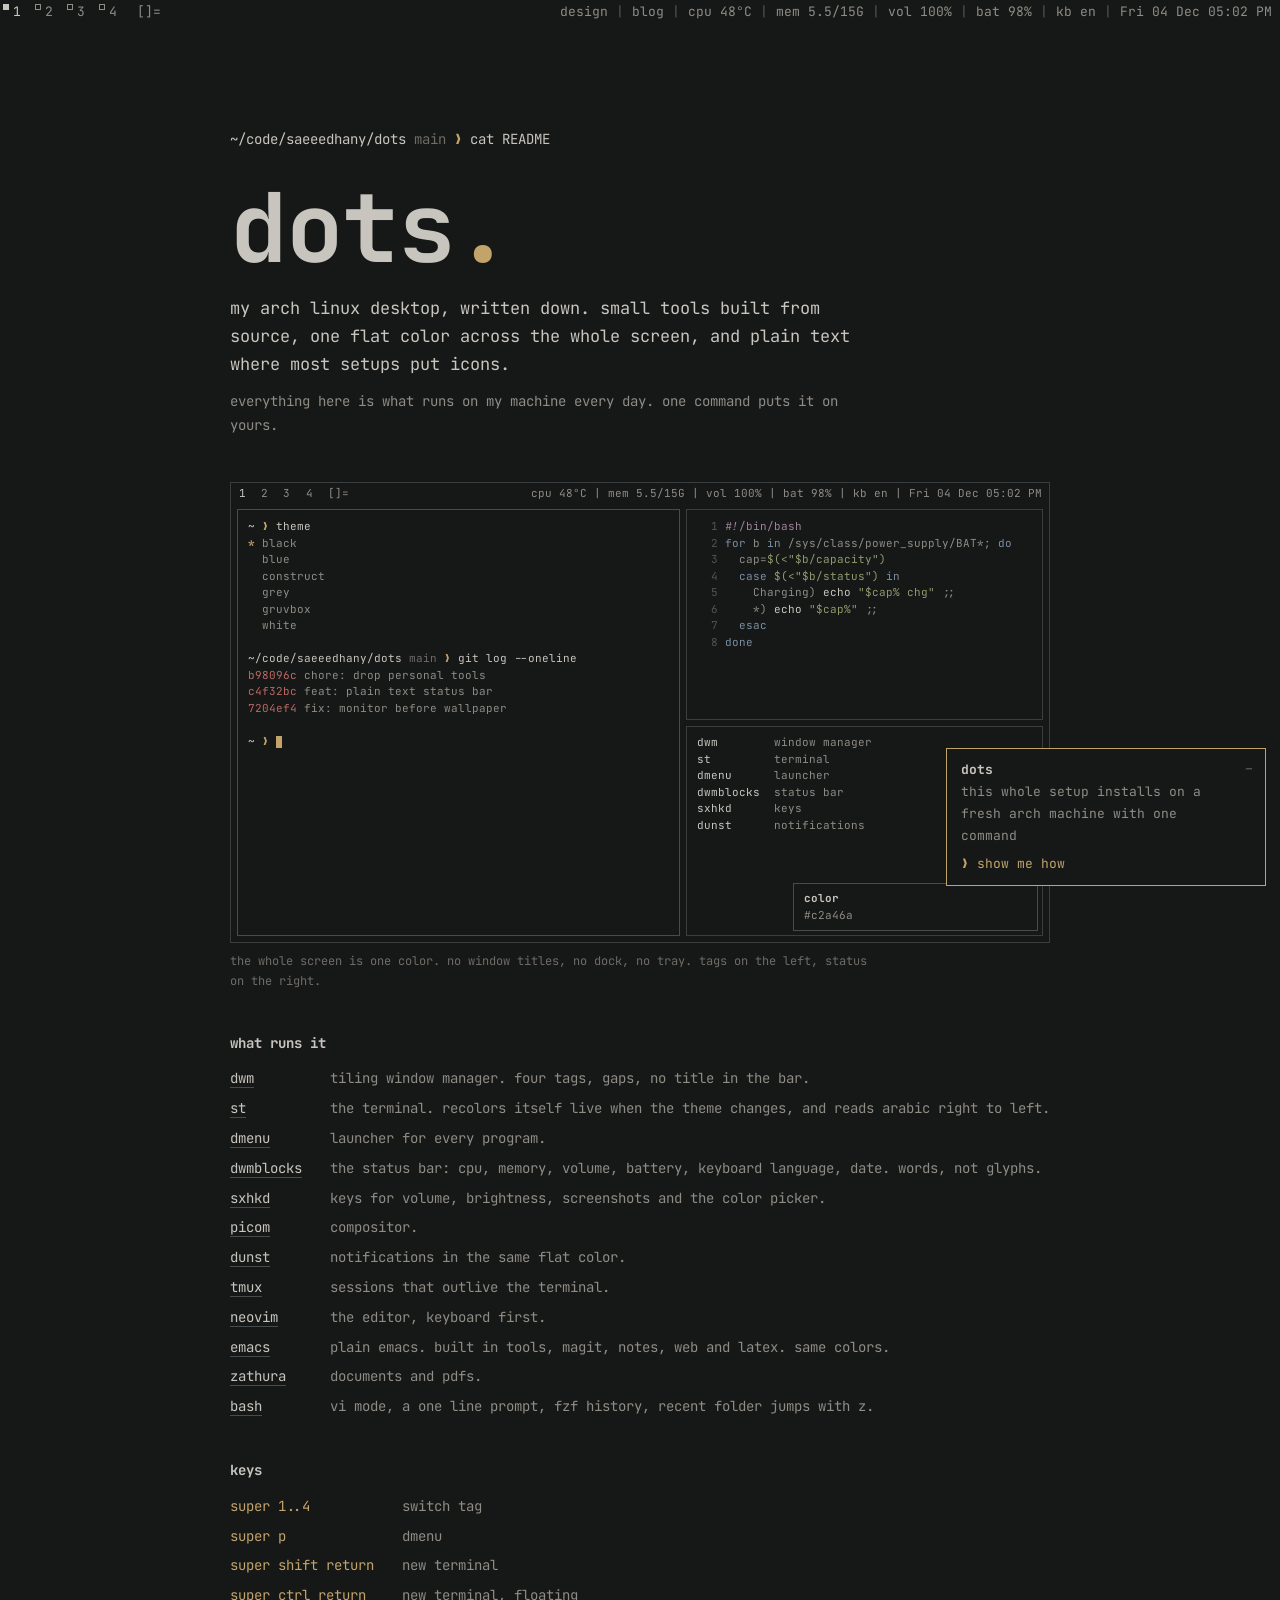
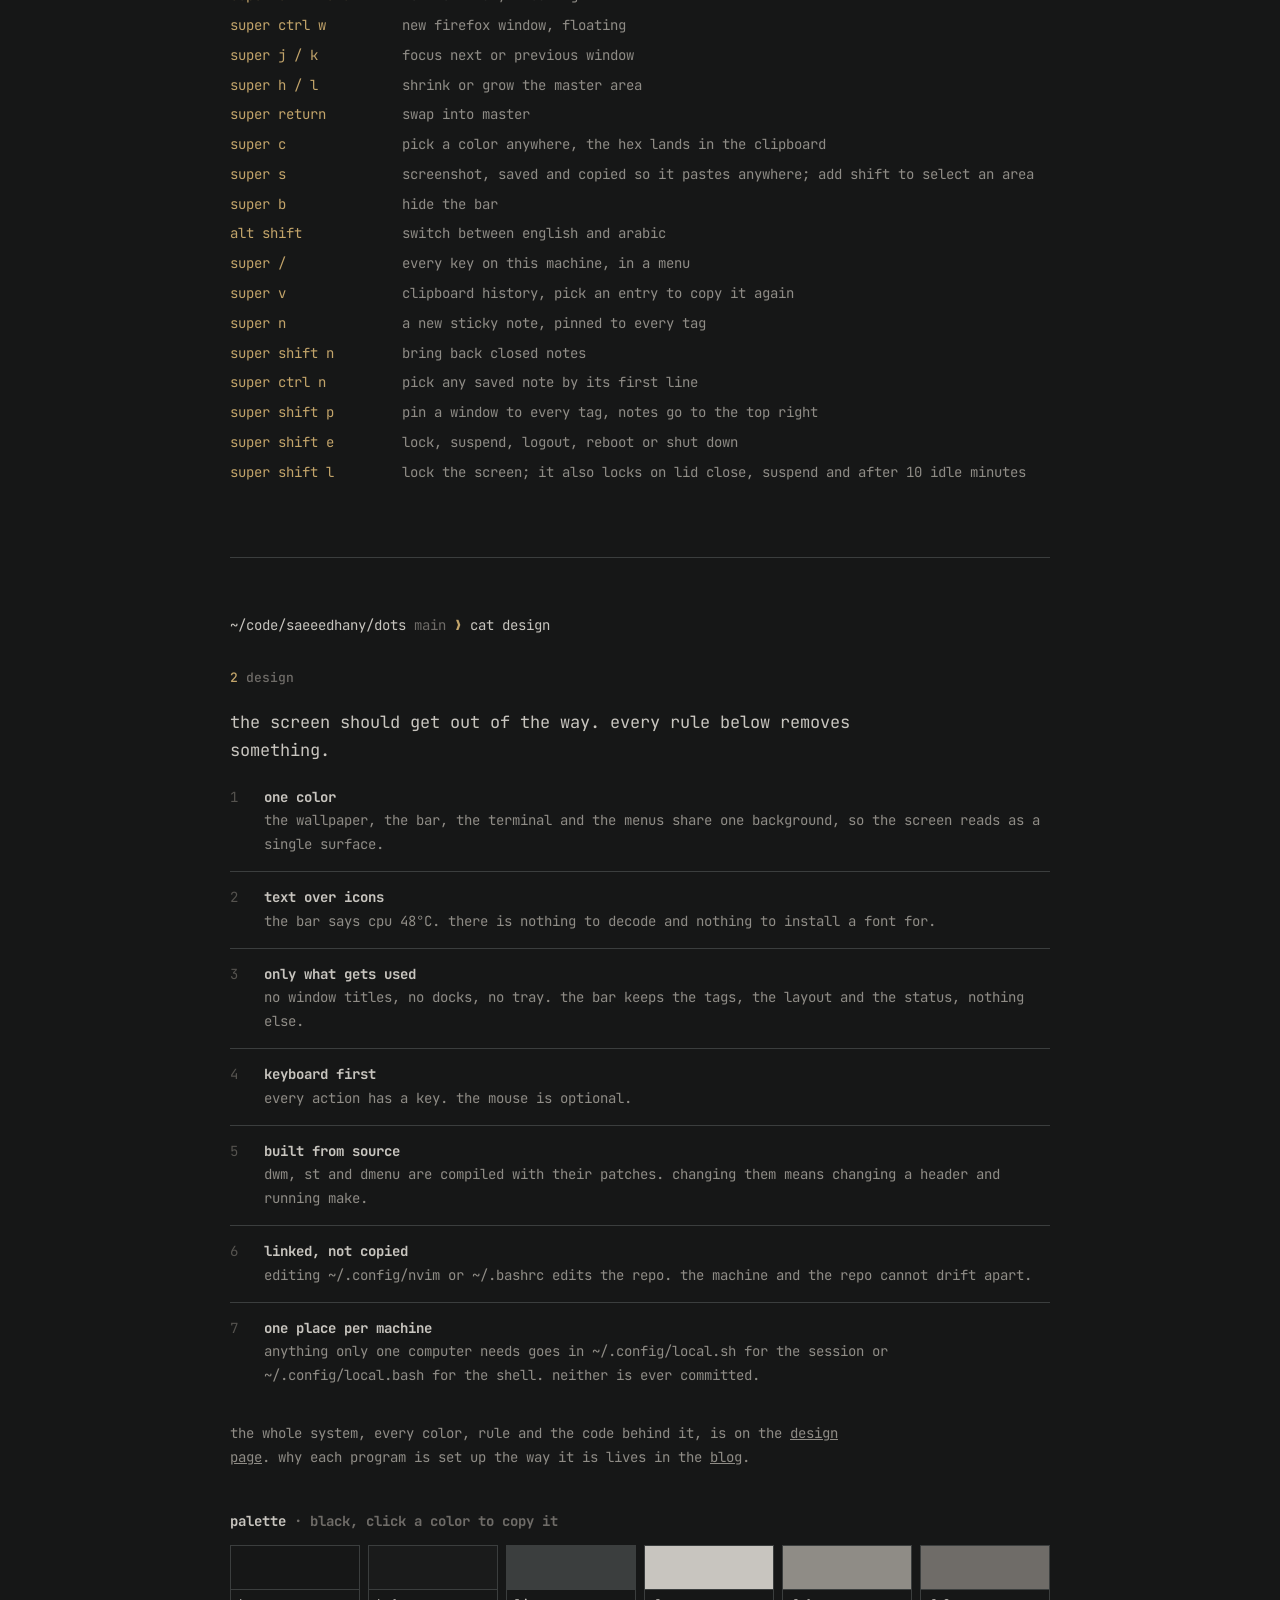
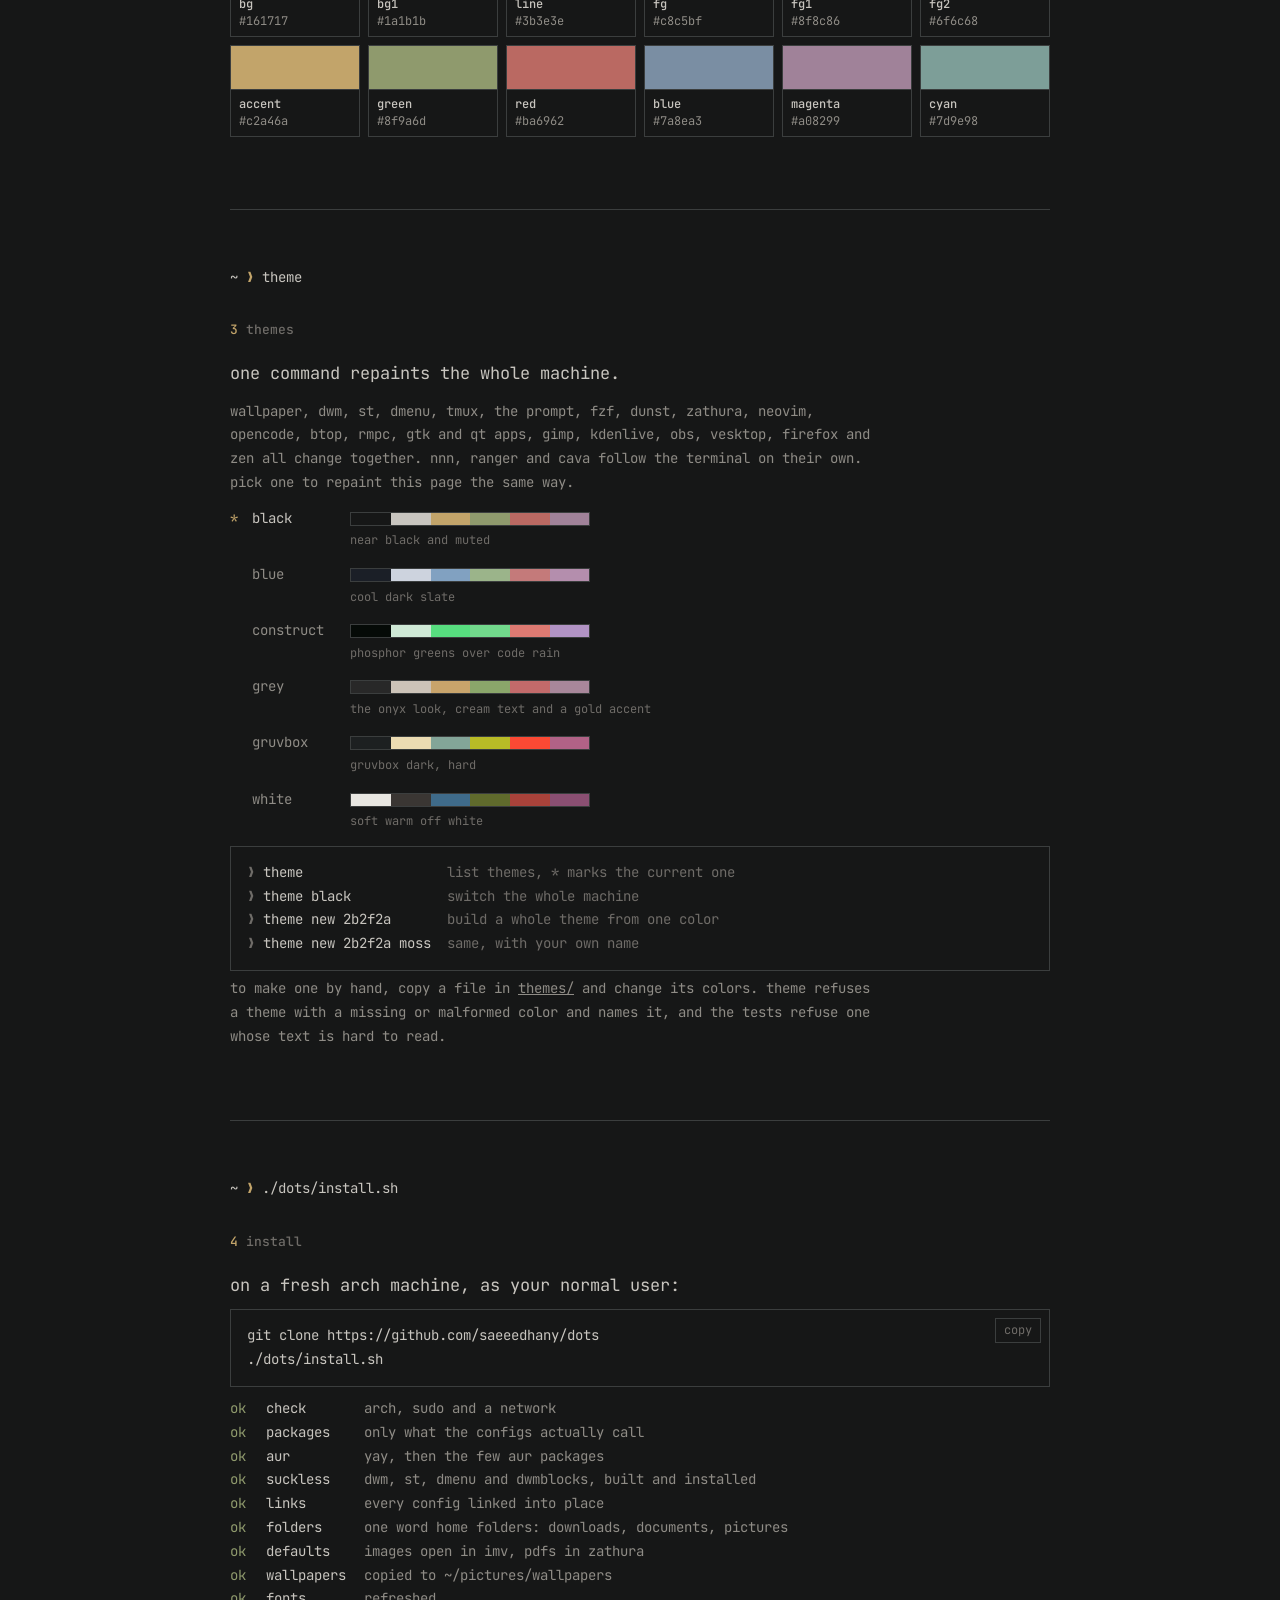
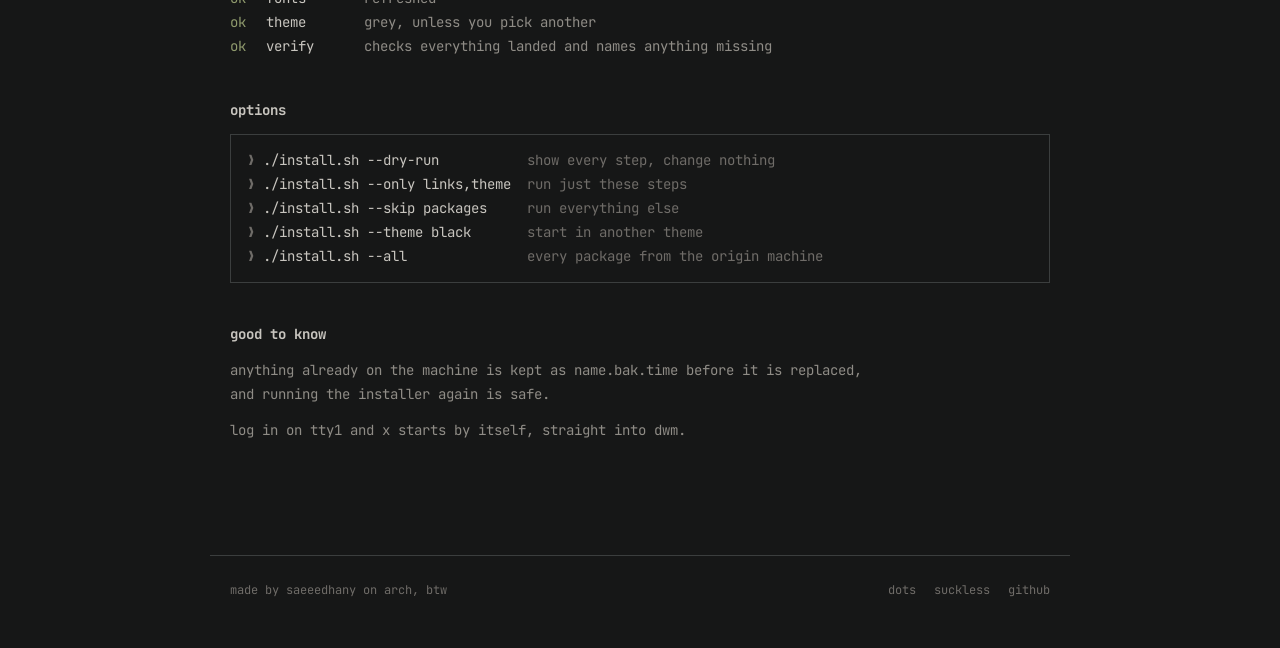
<file: index.html>
<!DOCTYPE html>
<html lang="en" data-theme="black">
<head>
<meta charset="UTF-8">
<meta name="viewport" content="width=device-width, initial-scale=1.0">
<title>dots</title>
<meta name="description" content="saeeedhany's arch linux desktop: dwm, st and dmenu built from source, one flat color, text instead of icons, and one command to install it.">
<link rel="preconnect" href="https://fonts.googleapis.com">
<link rel="preconnect" href="https://fonts.gstatic.com" crossorigin>
<link href="https://fonts.googleapis.com/css2?family=JetBrains+Mono:wght@400;500;700&display=swap" rel="stylesheet">
<link rel="stylesheet" href="site.css">
<script src="site.js"></script>
</head>
<body>

<header class="bar">
  <nav class="tags" aria-label="sections">
    <a class="tag sel" href="#dots">1</a>
    <a class="tag" href="#design">2</a>
    <a class="tag" href="#themes">3</a>
    <a class="tag" href="#install">4</a>
    <span class="layout">[]=</span>
  </nav>
  <div class="status">
    <a href="design.html">design</a> <span class="sep">|</span> <a href="blog/">blog</a><span class="hide" aria-hidden="true"> <span class="sep">|</span> cpu 48°C <span class="sep">|</span> mem 5.5/15G <span class="sep">|</span> vol 100% <span class="sep">|</span> bat 98% <span class="sep">|</span> kb en <span class="sep">|</span> <span id="clock">Tue 20 Oct 10:12 PM</span></span>
  </div>
</header>

<main>

<section id="dots">
  <div class="prompt"><span class="p">~/code/saeeedhany/dots</span><span class="b"> main</span> <span class="a">❯</span> <span class="c">cat README</span></div>

  <h1>dots<span>.</span></h1>
  <p class="lead">my arch linux desktop, written down. small tools built from source, one flat color across the whole screen, and plain text where most setups put icons.</p>
  <p>everything here is what runs on my machine every day. one command puts it on yours.</p>

  <div class="screen" aria-label="a sketch of the desktop: the dwm bar on top and three tiled terminals">
    <div class="sbar"><span><span class="t sel">1</span><span class="t">2</span><span class="t">3</span><span class="t">4</span><span class="t">[]=</span></span><span>cpu 48°C | mem 5.5/15G | vol 100% | bat 98% | kb en | <span class="sclock">Tue 20 Oct 10:12 PM</span></span></div>
    <div class="tiles">
      <div class="win master"><span class="f">~</span> <span class="u">❯</span> <span class="f">theme</span>
<span class="screen-themes"></span>

<span class="f">~/code/saeeedhany/dots</span><span class="d"> main</span> <span class="u">❯</span> <span class="f">git log --oneline</span>
<span class="r">b98096c</span> chore: drop personal tools
<span class="r">c4f32bc</span> feat: plain text status bar
<span class="r">7204ef4</span> fix: monitor before wallpaper

<span class="f">~</span> <span class="u">❯</span> <span class="cursor"></span></div>
      <div class="win"><span class="n">  1 </span><span class="m">#!/bin/bash</span>
<span class="n">  2 </span><span class="b">for</span> b <span class="b">in</span> /sys/class/power_supply/BAT*; <span class="b">do</span>
<span class="n">  3 </span>  cap=<span class="g">$(&lt;"$b/capacity")</span>
<span class="n">  4 </span>  <span class="b">case</span> <span class="g">$(&lt;"$b/status")</span> <span class="b">in</span>
<span class="n">  5 </span>    Charging) <span class="f">echo</span> <span class="g">"$cap% chg"</span> ;;
<span class="n">  6 </span>    *) <span class="f">echo</span> <span class="g">"$cap%"</span> ;;
<span class="n">  7 </span>  <span class="b">esac</span>
<span class="n">  8 </span><span class="b">done</span></div>
      <div class="win"><span class="f">dwm</span>        window manager
<span class="f">st</span>         terminal
<span class="f">dmenu</span>      launcher
<span class="f">dwmblocks</span>  status bar
<span class="f">sxhkd</span>      keys
<span class="f">dunst</span>      notifications</div>
    </div>
    <div class="notif"><b>color</b><span class="notif-hex">#c2a46a</span></div>
  </div>
  <p class="caption">the whole screen is one color. no window titles, no dock, no tray. tags on the left, status on the right.</p>

  <h3>what runs it</h3>
  <dl class="list">
    <dt><a href="https://github.com/saeeedhany/suckless">dwm</a></dt><dd>tiling window manager. four tags, gaps, no title in the bar.</dd>
    <dt><a href="https://github.com/saeeedhany/suckless">st</a></dt><dd>the terminal. recolors itself live when the theme changes, and reads arabic right to left.</dd>
    <dt><a href="https://github.com/saeeedhany/suckless">dmenu</a></dt><dd>launcher for every program.</dd>
    <dt><a href="https://github.com/saeeedhany/dots/tree/main/config/dwmblocks/scripts">dwmblocks</a></dt><dd>the status bar: cpu, memory, volume, battery, keyboard language, date. words, not glyphs.</dd>
    <dt><a href="https://github.com/saeeedhany/dots/tree/main/config/sxhkd">sxhkd</a></dt><dd>keys for volume, brightness, screenshots and the color picker.</dd>
    <dt><a href="https://github.com/saeeedhany/dots/tree/main/config/picom">picom</a></dt><dd>compositor.</dd>
    <dt><a href="https://github.com/saeeedhany/dots/tree/main/config/dunst">dunst</a></dt><dd>notifications in the same flat color.</dd>
    <dt><a href="https://github.com/saeeedhany/dots/tree/main/config/tmux">tmux</a></dt><dd>sessions that outlive the terminal.</dd>
    <dt><a href="https://github.com/saeeedhany/dots/tree/main/config/nvim">neovim</a></dt><dd>the editor, keyboard first.</dd>
    <dt><a href="https://github.com/saeeedhany/dots/tree/main/config/emacs">emacs</a></dt><dd>plain emacs. built in tools, magit, notes, web and latex. same colors.</dd>
    <dt><a href="https://github.com/saeeedhany/dots/tree/main/config/zathura">zathura</a></dt><dd>documents and pdfs.</dd>
    <dt><a href="https://github.com/saeeedhany/dots/blob/main/home/bashrc">bash</a></dt><dd>vi mode, a one line prompt, fzf history, recent folder jumps with z.</dd>
  </dl>

  <h3>keys</h3>
  <dl class="list keys">
    <dt>super 1..4</dt><dd>switch tag</dd>
    <dt>super p</dt><dd>dmenu</dd>
    <dt>super shift return</dt><dd>new terminal</dd>
    <dt>super ctrl return</dt><dd>new terminal, floating</dd>
    <dt>super ctrl w</dt><dd>new firefox window, floating</dd>
    <dt>super j / k</dt><dd>focus next or previous window</dd>
    <dt>super h / l</dt><dd>shrink or grow the master area</dd>
    <dt>super return</dt><dd>swap into master</dd>
    <dt>super c</dt><dd>pick a color anywhere, the hex lands in the clipboard</dd>
    <dt>super s</dt><dd>screenshot, saved and copied so it pastes anywhere; add shift to select an area</dd>
    <dt>super b</dt><dd>hide the bar</dd>
    <dt>alt shift</dt><dd>switch between english and arabic</dd>
    <dt>super /</dt><dd>every key on this machine, in a menu</dd>
    <dt>super v</dt><dd>clipboard history, pick an entry to copy it again</dd>
    <dt>super n</dt><dd>a new sticky note, pinned to every tag</dd>
    <dt>super shift n</dt><dd>bring back closed notes</dd>
    <dt>super ctrl n</dt><dd>pick any saved note by its first line</dd>
    <dt>super shift p</dt><dd>pin a window to every tag, notes go to the top right</dd>
    <dt>super shift e</dt><dd>lock, suspend, logout, reboot or shut down</dd>
    <dt>super shift l</dt><dd>lock the screen; it also locks on lid close, suspend and after 10 idle minutes</dd>
  </dl>
</section>

<section id="design">
  <div class="prompt"><span class="p">~/code/saeeedhany/dots</span><span class="b"> main</span> <span class="a">❯</span> <span class="c">cat design</span></div>
  <h2><b>2</b> design</h2>
  <p class="lead">the screen should get out of the way. every rule below removes something.</p>

  <ol class="rules">
    <li><span><b>one color</b>the wallpaper, the bar, the terminal and the menus share one background, so the screen reads as a single surface.</span></li>
    <li><span><b>text over icons</b>the bar says cpu 48°C. there is nothing to decode and nothing to install a font for.</span></li>
    <li><span><b>only what gets used</b>no window titles, no docks, no tray. the bar keeps the tags, the layout and the status, nothing else.</span></li>
    <li><span><b>keyboard first</b>every action has a key. the mouse is optional.</span></li>
    <li><span><b>built from source</b>dwm, st and dmenu are compiled with their patches. changing them means changing a header and running make.</span></li>
    <li><span><b>linked, not copied</b>editing ~/.config/nvim or ~/.bashrc edits the repo. the machine and the repo cannot drift apart.</span></li>
    <li><span><b>one place per machine</b>anything only one computer needs goes in ~/.config/local.sh for the session or ~/.config/local.bash for the shell. neither is ever committed.</span></li>
  </ol>

  <p style="margin-top:20px">the whole system, every color, rule and the code behind it, is on the <a href="design.html">design page</a>. why each program is set up the way it is lives in the <a href="blog/">blog</a>.</p>

  <h3>palette <span class="dim">· <span class="pal-name">black</span>, click a color to copy it</span></h3>
  <div class="palette" id="palette"></div>
</section>

<section id="themes">
  <div class="prompt"><span class="p">~</span> <span class="a">❯</span> <span class="c" id="theme-cmd">theme</span></div>
  <h2><b>3</b> themes</h2>
  <p class="lead">one command repaints the whole machine.</p>
  <p>wallpaper, dwm, st, dmenu, tmux, the prompt, fzf, dunst, zathura, neovim, opencode, btop, rmpc, gtk and qt apps, gimp, kdenlive, obs, vesktop, firefox and zen all change together. nnn, ranger and cava follow the terminal on their own. pick one to repaint this page the same way.</p>

  <div class="themes" id="themelist"></div>

  <div class="block"><span class="dim">❯</span> theme                  <span class="dim">list themes, * marks the current one</span>
<span class="dim">❯</span> theme black            <span class="dim">switch the whole machine</span>
<span class="dim">❯</span> theme new 2b2f2a       <span class="dim">build a whole theme from one color</span>
<span class="dim">❯</span> theme new 2b2f2a moss  <span class="dim">same, with your own name</span></div>
  <p>to make one by hand, copy a file in <a href="https://github.com/saeeedhany/dots/tree/main/themes">themes/</a> and change its colors. theme refuses a theme with a missing or malformed color and names it, and the tests refuse one whose text is hard to read.</p>
</section>

<section id="install">
  <div class="prompt"><span class="p">~</span> <span class="a">❯</span> <span class="c">./dots/install.sh</span></div>
  <h2><b>4</b> install</h2>
  <p class="lead">on a fresh arch machine, as your normal user:</p>

  <div class="block" id="install-cmd">git clone https://github.com/saeeedhany/dots
./dots/install.sh<button class="copy" data-copy="git clone https://github.com/saeeedhany/dots &amp;&amp; ./dots/install.sh">copy</button></div>

  <div class="steps">
    <div><span class="ok">ok</span><span class="s">check</span><span class="w">arch, sudo and a network</span></div>
    <div><span class="ok">ok</span><span class="s">packages</span><span class="w">only what the configs actually call</span></div>
    <div><span class="ok">ok</span><span class="s">aur</span><span class="w">yay, then the few aur packages</span></div>
    <div><span class="ok">ok</span><span class="s">suckless</span><span class="w">dwm, st, dmenu and dwmblocks, built and installed</span></div>
    <div><span class="ok">ok</span><span class="s">links</span><span class="w">every config linked into place</span></div>
    <div><span class="ok">ok</span><span class="s">folders</span><span class="w">one word home folders: downloads, documents, pictures</span></div>
    <div><span class="ok">ok</span><span class="s">defaults</span><span class="w">images open in imv, pdfs in zathura</span></div>
    <div><span class="ok">ok</span><span class="s">wallpapers</span><span class="w">copied to ~/pictures/wallpapers</span></div>
    <div><span class="ok">ok</span><span class="s">fonts</span><span class="w">refreshed</span></div>
    <div><span class="ok">ok</span><span class="s">theme</span><span class="w">grey, unless you pick another</span></div>
    <div><span class="ok">ok</span><span class="s">verify</span><span class="w">checks everything landed and names anything missing</span></div>
  </div>

  <h3>options</h3>
  <div class="block"><span class="dim">❯</span> ./install.sh --dry-run           <span class="dim">show every step, change nothing</span>
<span class="dim">❯</span> ./install.sh --only links,theme  <span class="dim">run just these steps</span>
<span class="dim">❯</span> ./install.sh --skip packages     <span class="dim">run everything else</span>
<span class="dim">❯</span> ./install.sh --theme black       <span class="dim">start in another theme</span>
<span class="dim">❯</span> ./install.sh --all               <span class="dim">every package from the origin machine</span></div>

  <h3>good to know</h3>
  <p>anything already on the machine is kept as name.bak.time before it is replaced, and running the installer again is safe.</p>
  <p>log in on tty1 and x starts by itself, straight into dwm.</p>
</section>

</main>

<footer>
  <span>made by <a href="https://github.com/saeeedhany">saeeedhany</a> on arch, btw</span>
  <nav>
    <a href="https://github.com/saeeedhany/dots">dots</a>
    <a href="https://github.com/saeeedhany/suckless">suckless</a>
    <a href="https://github.com/saeeedhany">github</a>
  </nav>
</footer>

<div class="toast" id="toast" role="status" aria-live="polite"><b id="toast-title"></b><span id="toast-body"></span></div>

</body>
</html>
</file>
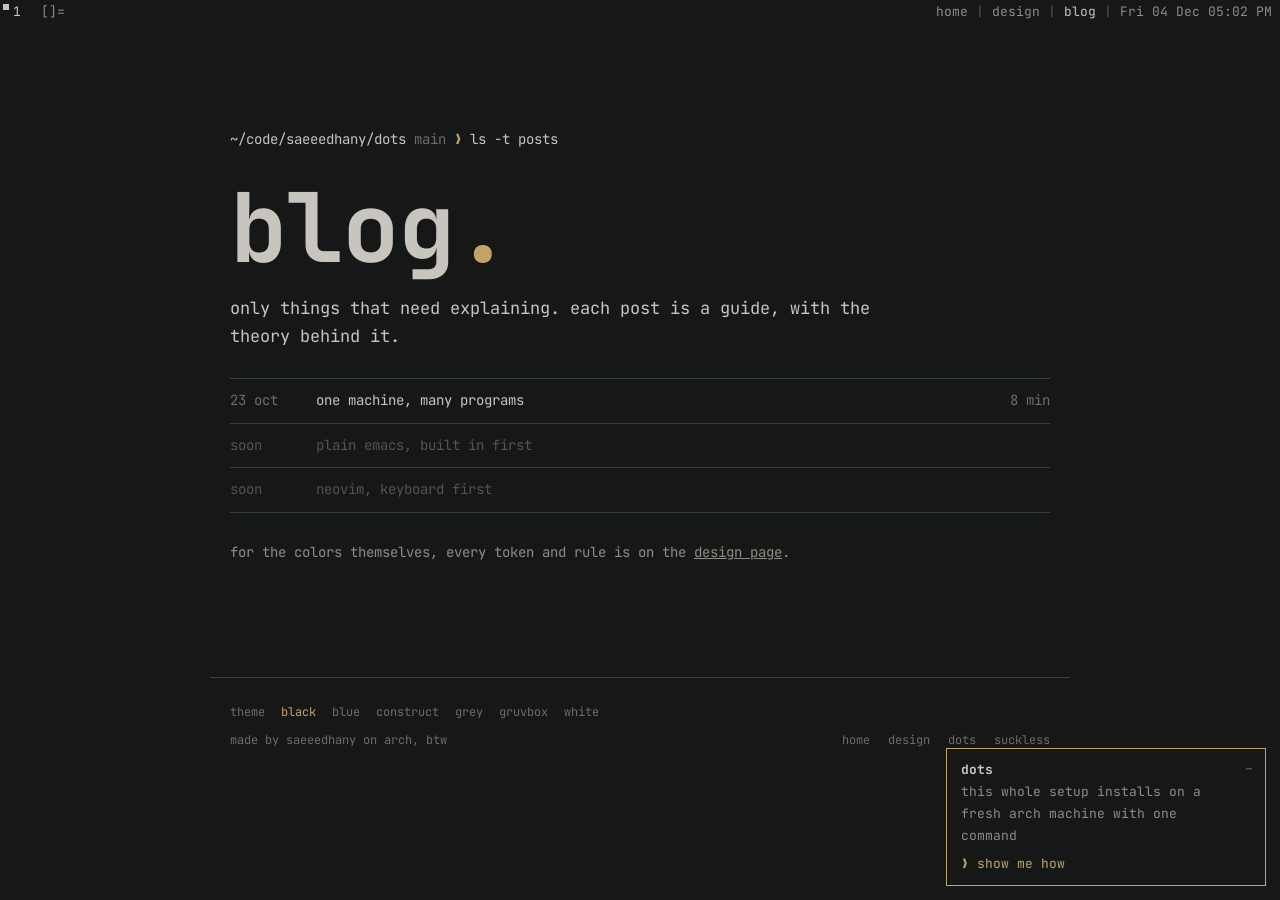
<file: blog/index.html>
<!DOCTYPE html>
<html lang="en" data-theme="black">
<head>
<meta charset="UTF-8">
<meta name="viewport" content="width=device-width, initial-scale=1.0">
<title>dots: blog</title>
<meta name="description" content="guides to saeeedhany's dots, with the thinking behind each setup.">
<link rel="preconnect" href="https://fonts.googleapis.com">
<link rel="preconnect" href="https://fonts.gstatic.com" crossorigin>
<link href="https://fonts.googleapis.com/css2?family=JetBrains+Mono:wght@400;500;700&display=swap" rel="stylesheet">
<link rel="stylesheet" href="../site.css">
<script src="../site.js"></script>
</head>
<body>

<header class="bar">
  <nav class="tags" aria-label="sections">
    <a class="tag sel" href="#posts">1</a>
    <span class="layout hide">[]=</span>
  </nav>
  <div class="status"><a href="../">home</a> <span class="sep">|</span> <a href="../design.html">design</a> <span class="sep">|</span> <span class="here">blog</span><span class="hide"> <span class="sep">|</span> <span id="clock">Fri 23 Oct 04:30 AM</span></span></div>
</header>

<main>

<section id="posts">
  <div class="prompt"><span class="p">~/code/saeeedhany/dots</span><span class="b"> main</span> <span class="a">❯</span> <span class="c">ls -t posts</span></div>
  <h1>blog<span>.</span></h1>
  <p class="lead">only things that need explaining. each post is a guide, with the theory behind it.</p>

  <div class="posts">
    <a class="post" href="one-machine.html"><span class="date">23 oct</span><span class="title">one machine, many programs</span><span class="time">8 min</span></a>
    <div class="post soon"><span class="date">soon</span><span class="title">plain emacs, built in first</span><span class="time"></span></div>
    <div class="post soon"><span class="date">soon</span><span class="title">neovim, keyboard first</span><span class="time"></span></div>
  </div>
  <p style="margin-top:28px">for the colors themselves, every token and rule is on the <a href="../design.html">design page</a>.</p>
</section>

</main>
<footer>
  <div class="picker" id="picker"></div>
  <span>made by <a href="https://github.com/saeeedhany">saeeedhany</a> on arch, btw</span>
  <nav>
    <a href="../">home</a>
    <a href="../design.html">design</a>
    <a href="https://github.com/saeeedhany/dots">dots</a>
    <a href="https://github.com/saeeedhany/suckless">suckless</a>
  </nav>
</footer>
<div class="toast" id="toast" role="status" aria-live="polite"><b id="toast-title"></b><span id="toast-body"></span></div>
</body>
</html>
</file>
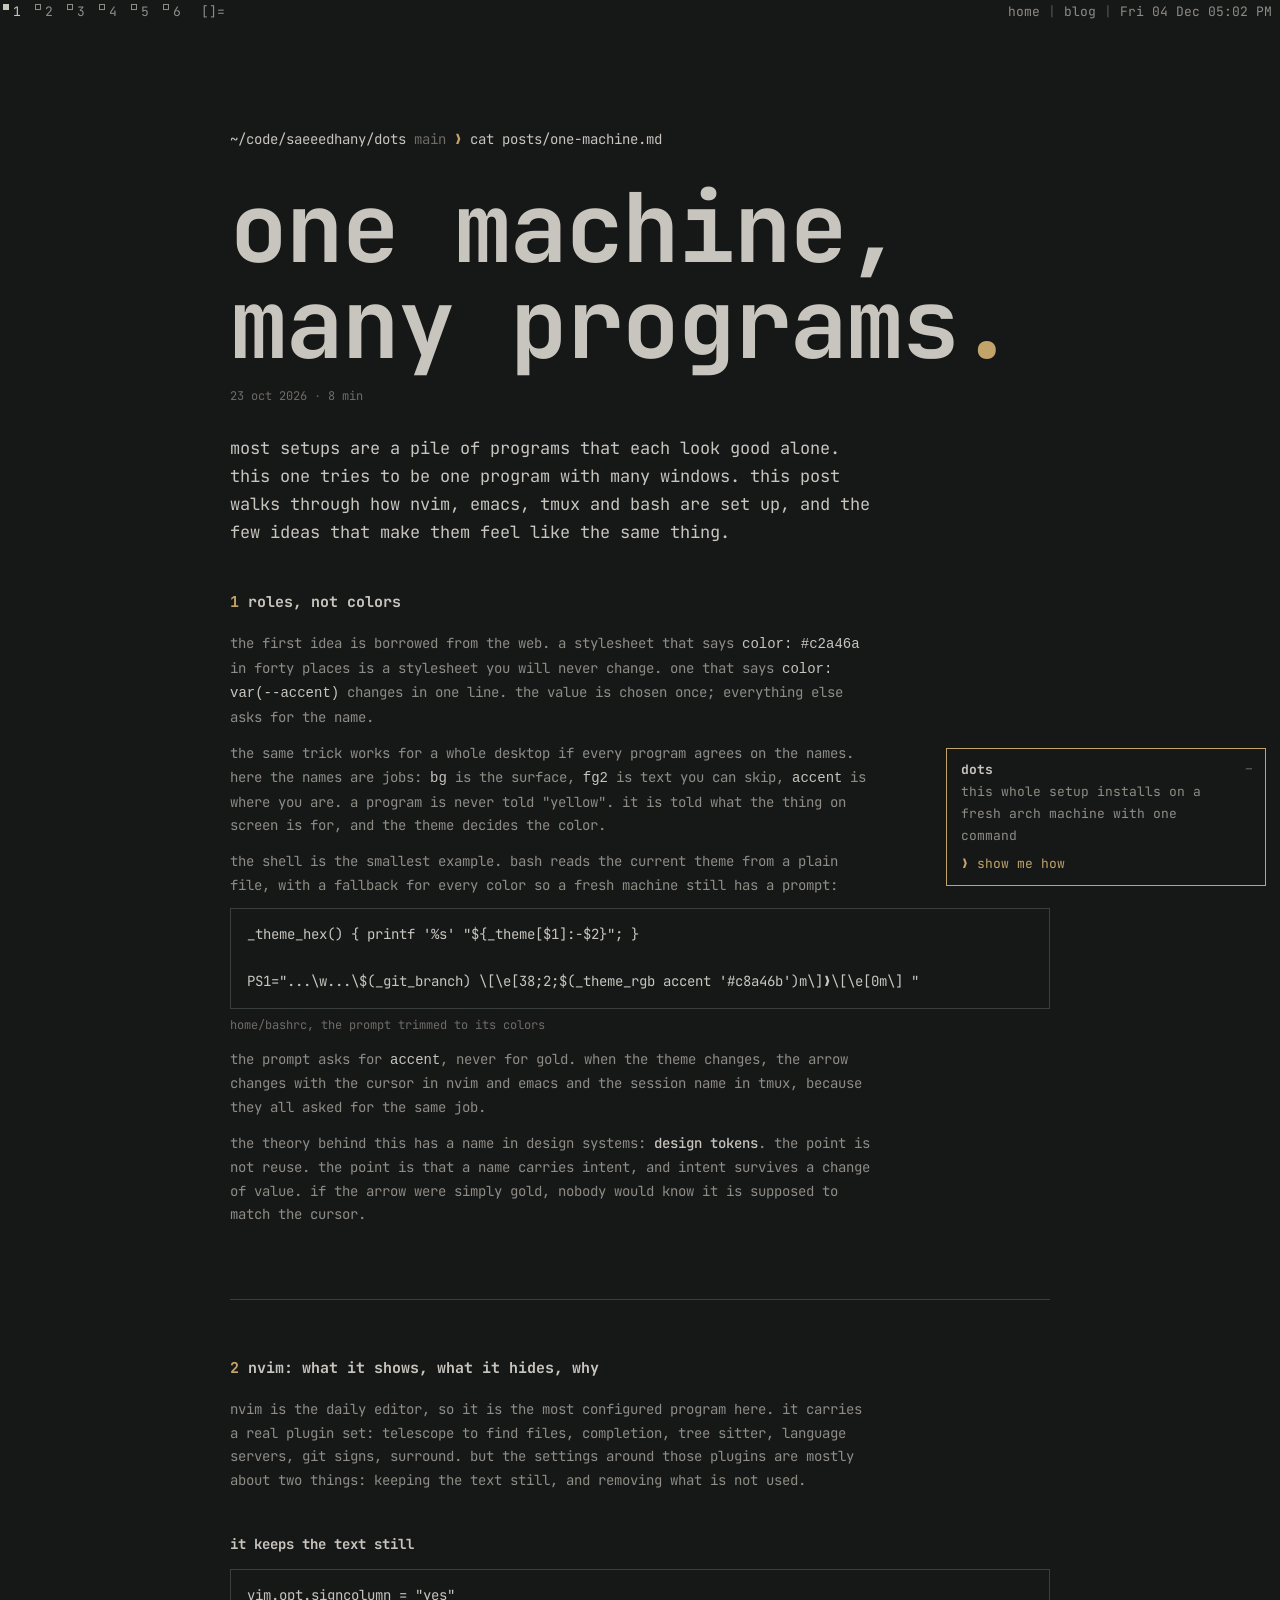
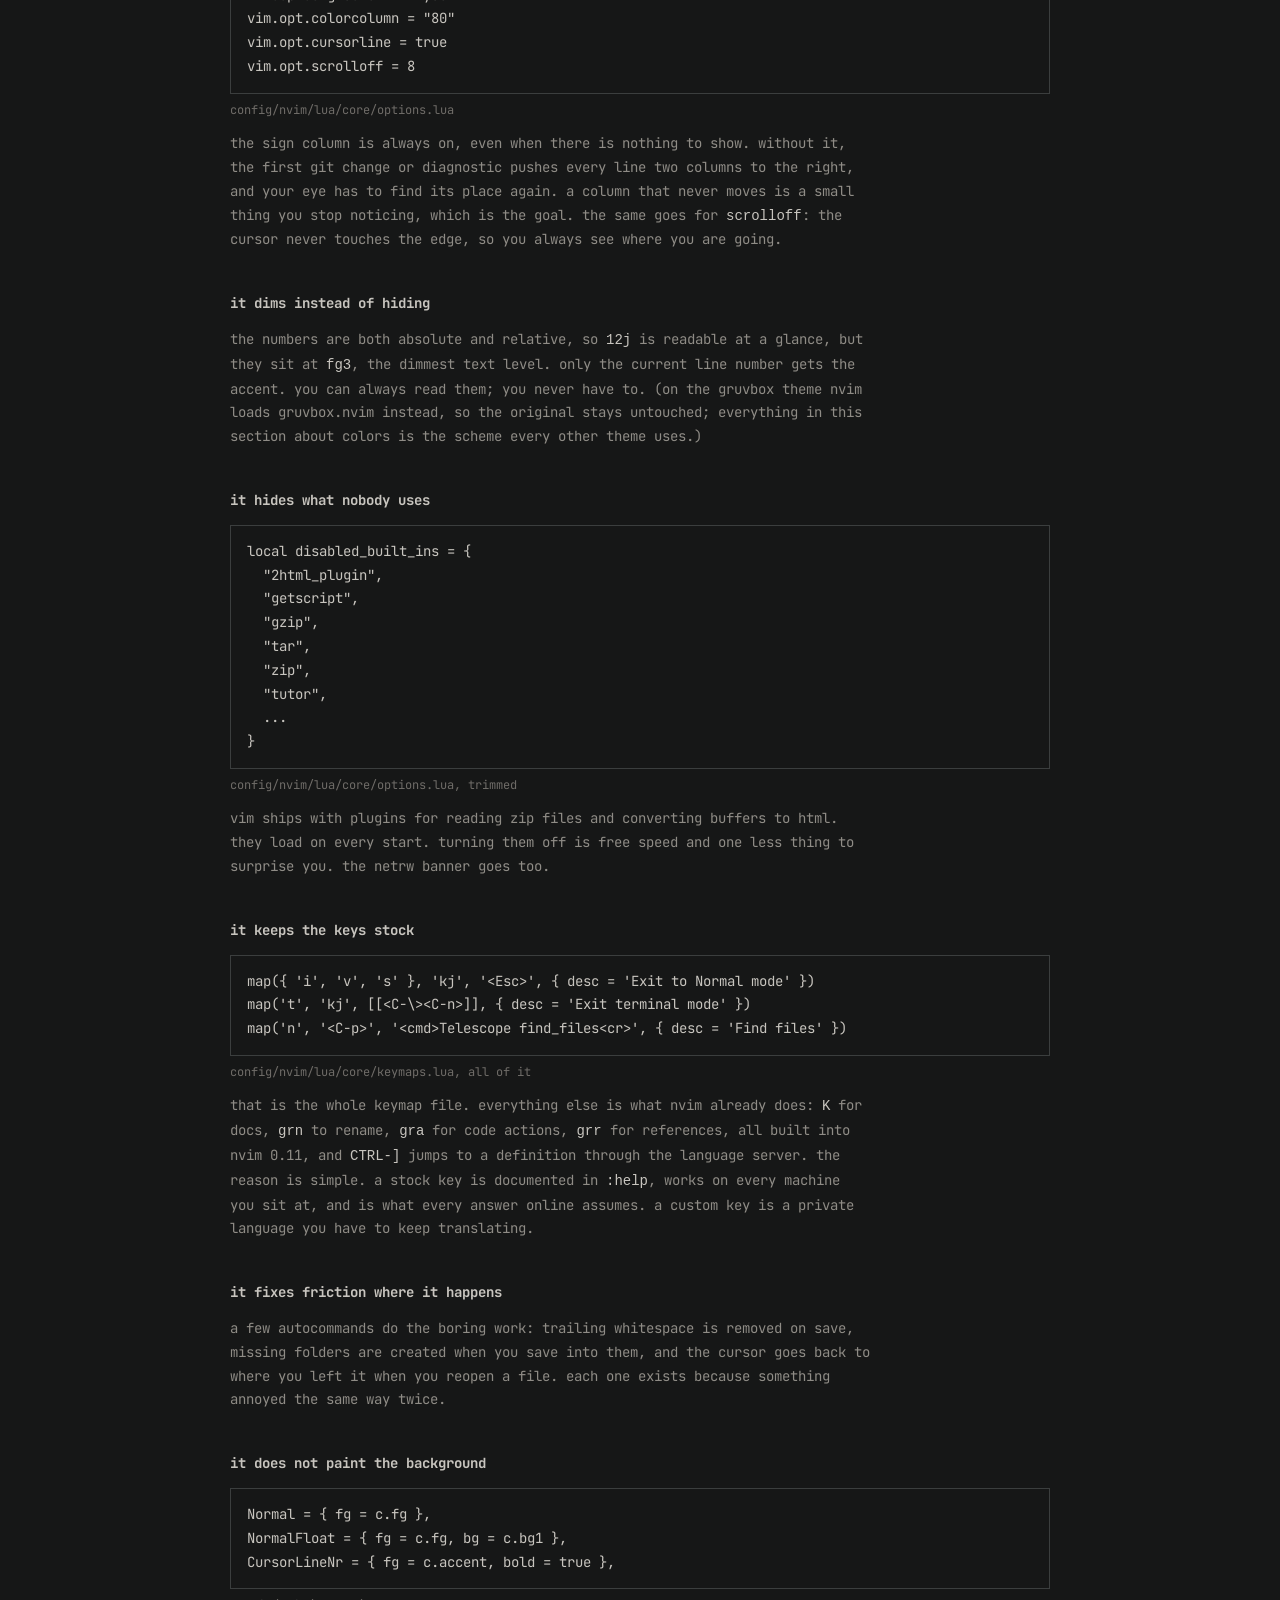
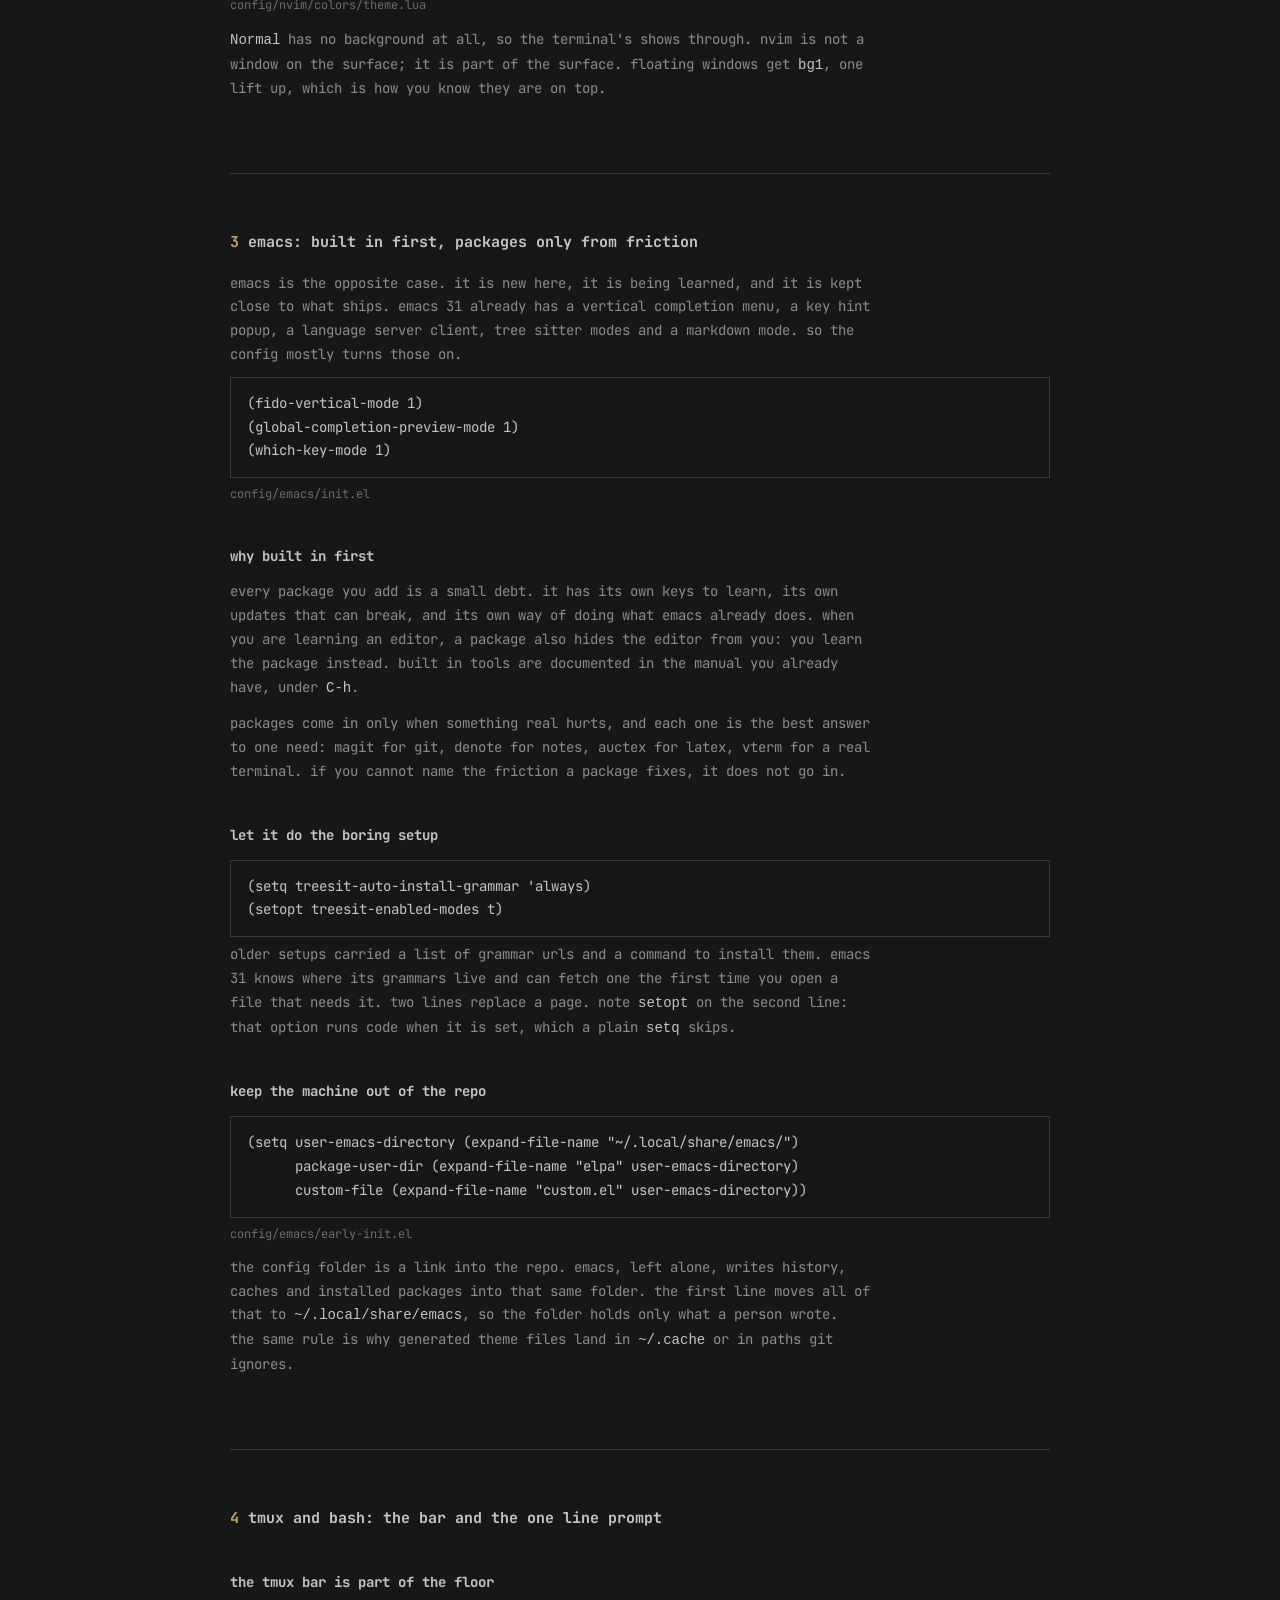
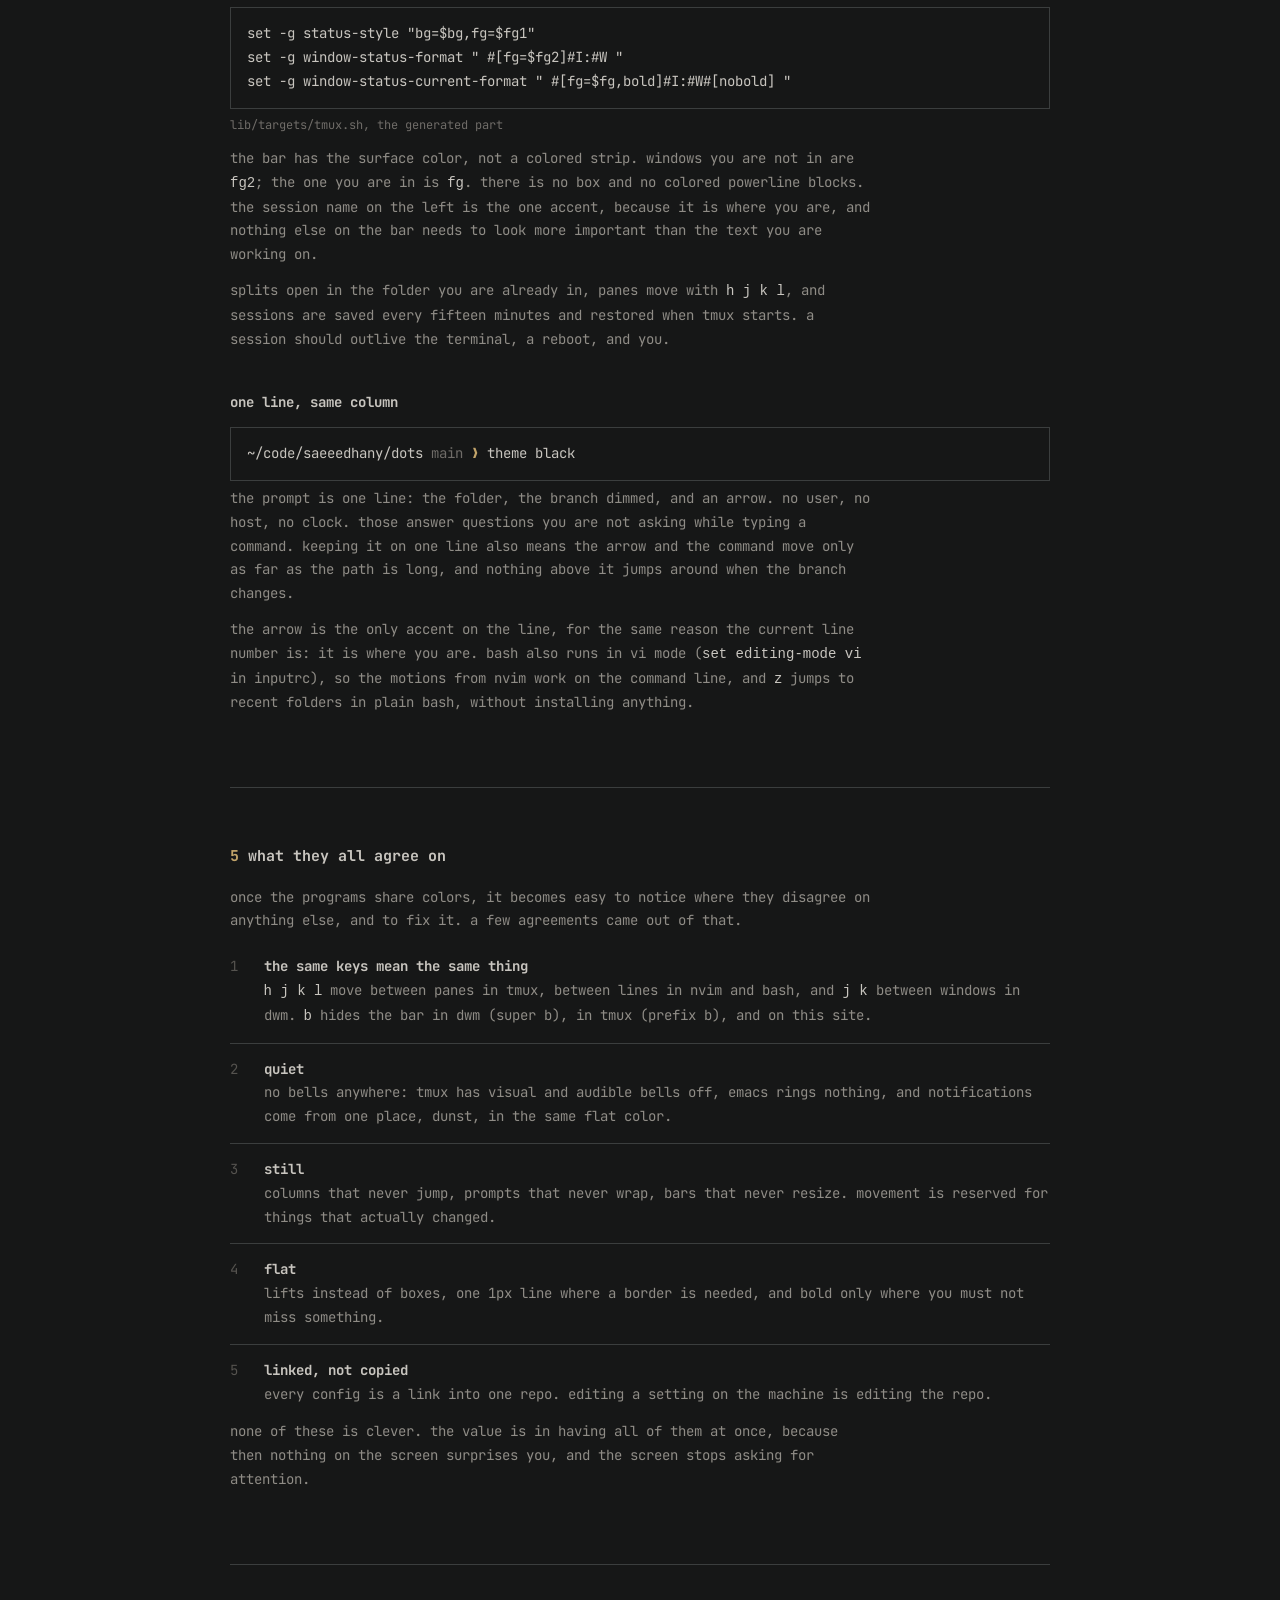
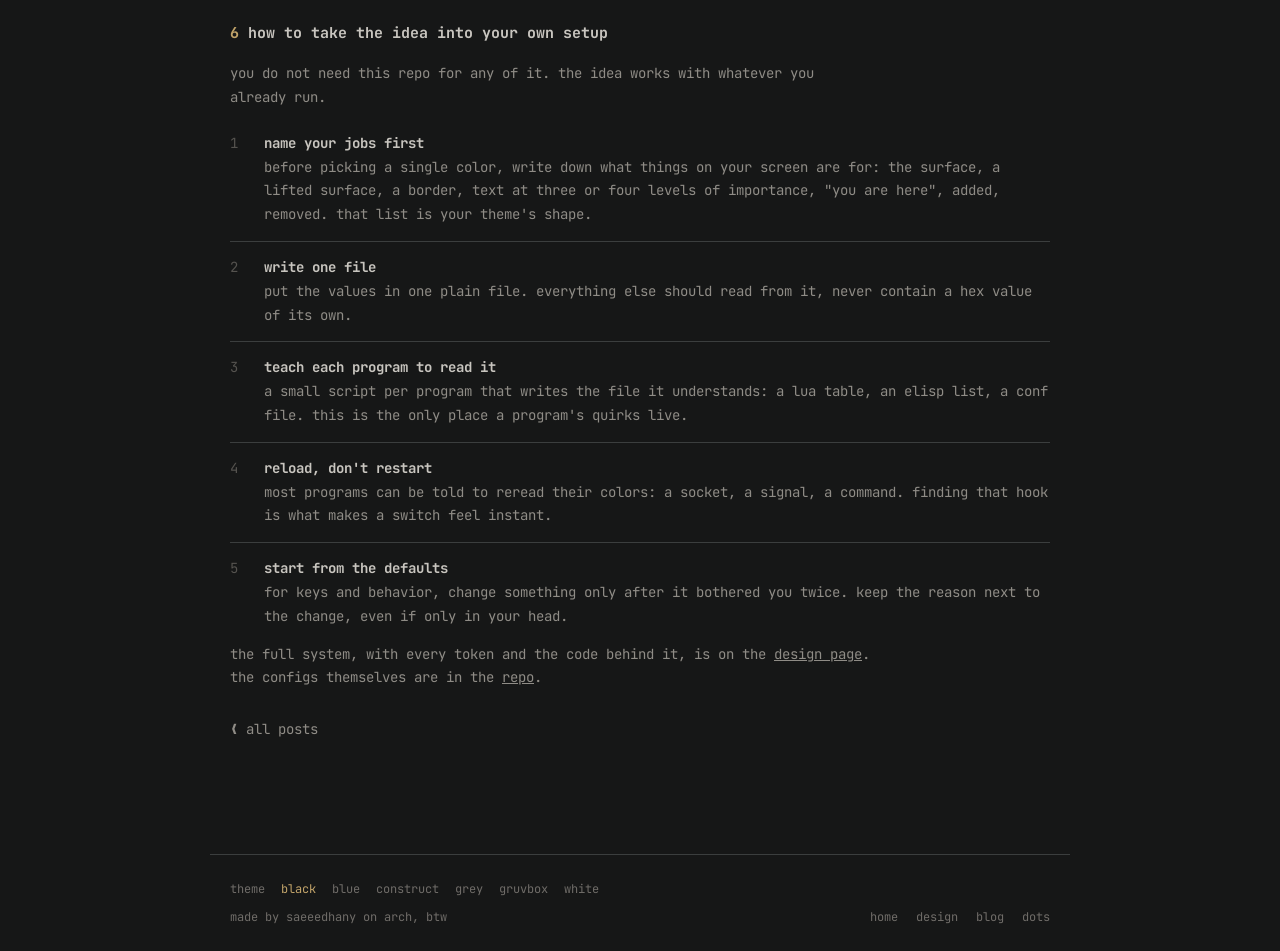
<file: blog/one-machine.html>
<!DOCTYPE html>
<html lang="en" data-theme="black">
<head>
<meta charset="UTF-8">
<meta name="viewport" content="width=device-width, initial-scale=1.0">
<title>one machine, many programs</title>
<meta name="description" content="why nvim, emacs, tmux and bash are set up the way they are on saeeedhany's dots, and the ideas they share.">
<link rel="preconnect" href="https://fonts.googleapis.com">
<link rel="preconnect" href="https://fonts.gstatic.com" crossorigin>
<link href="https://fonts.googleapis.com/css2?family=JetBrains+Mono:wght@400;500;700&display=swap" rel="stylesheet">
<link rel="stylesheet" href="../site.css">
<script src="../site.js"></script>
</head>
<body>

<header class="bar">
  <nav class="tags" aria-label="sections">
    <a class="tag sel" href="#roles">1</a>
    <a class="tag" href="#nvim">2</a>
    <a class="tag" href="#emacs">3</a>
    <a class="tag" href="#shell">4</a>
    <a class="tag" href="#agree">5</a>
    <a class="tag" href="#yours">6</a>
    <span class="layout hide">[]=</span>
  </nav>
  <div class="status"><a href="../">home</a> <span class="sep">|</span> <a href="./">blog</a><span class="hide"> <span class="sep">|</span> <span id="clock">Fri 23 Oct 04:30 AM</span></span></div>
</header>

<main class="article">

<section id="roles">
  <div class="prompt"><span class="p">~/code/saeeedhany/dots</span><span class="b"> main</span> <span class="a">❯</span> <span class="c">cat posts/one-machine.md</span></div>
  <h1>one machine, many programs<span>.</span></h1>
  <p class="meta">23 oct 2026 <span class="sep">·</span> <span class="read">8 min</span></p>

  <p class="lead">most setups are a pile of programs that each look good alone. this one tries to be one program with many windows. this post walks through how nvim, emacs, tmux and bash are set up, and the few ideas that make them feel like the same thing.</p>

  <h2><b>1</b> roles, not colors</h2>
  <p>the first idea is borrowed from the web. a stylesheet that says <code>color: #c2a46a</code> in forty places is a stylesheet you will never change. one that says <code>color: var(--accent)</code> changes in one line. the value is chosen once; everything else asks for the name.</p>
  <p>the same trick works for a whole desktop if every program agrees on the names. here the names are jobs: <code>bg</code> is the surface, <code>fg2</code> is text you can skip, <code>accent</code> is where you are. a program is never told "yellow". it is told what the thing on screen is for, and the theme decides the color.</p>
  <p>the shell is the smallest example. bash reads the current theme from a plain file, with a fallback for every color so a fresh machine still has a prompt:</p>
  <pre class="block">_theme_hex() { printf '%s' "${_theme[$1]:-$2}"; }

PS1="...\w...\$(_git_branch) \[\e[38;2;$(_theme_rgb accent '#c8a46b')m\]❯\[\e[0m\] "</pre>
  <p class="src">home/bashrc, the prompt trimmed to its colors</p>
  <p>the prompt asks for <code>accent</code>, never for gold. when the theme changes, the arrow changes with the cursor in nvim and emacs and the session name in tmux, because they all asked for the same job.</p>
  <p>the theory behind this has a name in design systems: <b>design tokens</b>. the point is not reuse. the point is that a name carries intent, and intent survives a change of value. if the arrow were simply gold, nobody would know it is supposed to match the cursor.</p>
</section>

<section id="nvim">
  <h2><b>2</b> nvim: what it shows, what it hides, why</h2>
  <p>nvim is the daily editor, so it is the most configured program here. it carries a real plugin set: telescope to find files, completion, tree sitter, language servers, git signs, surround. but the settings around those plugins are mostly about two things: keeping the text still, and removing what is not used.</p>

  <h3>it keeps the text still</h3>
  <pre class="block">vim.opt.signcolumn = "yes"
vim.opt.colorcolumn = "80"
vim.opt.cursorline = true
vim.opt.scrolloff = 8</pre>
  <p class="src">config/nvim/lua/core/options.lua</p>
  <p>the sign column is always on, even when there is nothing to show. without it, the first git change or diagnostic pushes every line two columns to the right, and your eye has to find its place again. a column that never moves is a small thing you stop noticing, which is the goal. the same goes for <code>scrolloff</code>: the cursor never touches the edge, so you always see where you are going.</p>

  <h3>it dims instead of hiding</h3>
  <p>the numbers are both absolute and relative, so <code>12j</code> is readable at a glance, but they sit at <code>fg3</code>, the dimmest text level. only the current line number gets the accent. you can always read them; you never have to. (on the gruvbox theme nvim loads gruvbox.nvim instead, so the original stays untouched; everything in this section about colors is the scheme every other theme uses.)</p>

  <h3>it hides what nobody uses</h3>
  <pre class="block">local disabled_built_ins = {
  "2html_plugin",
  "getscript",
  "gzip",
  "tar",
  "zip",
  "tutor",
  ...
}</pre>
  <p class="src">config/nvim/lua/core/options.lua, trimmed</p>
  <p>vim ships with plugins for reading zip files and converting buffers to html. they load on every start. turning them off is free speed and one less thing to surprise you. the netrw banner goes too.</p>

  <h3>it keeps the keys stock</h3>
  <pre class="block">map({ 'i', 'v', 's' }, 'kj', '&lt;Esc&gt;', { desc = 'Exit to Normal mode' })
map('t', 'kj', [[&lt;C-\&gt;&lt;C-n&gt;]], { desc = 'Exit terminal mode' })
map('n', '&lt;C-p&gt;', '&lt;cmd&gt;Telescope find_files&lt;cr&gt;', { desc = 'Find files' })</pre>
  <p class="src">config/nvim/lua/core/keymaps.lua, all of it</p>
  <p>that is the whole keymap file. everything else is what nvim already does: <code>K</code> for docs, <code>grn</code> to rename, <code>gra</code> for code actions, <code>grr</code> for references, all built into nvim 0.11, and <code>CTRL-]</code> jumps to a definition through the language server. the reason is simple. a stock key is documented in <code>:help</code>, works on every machine you sit at, and is what every answer online assumes. a custom key is a private language you have to keep translating.</p>

  <h3>it fixes friction where it happens</h3>
  <p>a few autocommands do the boring work: trailing whitespace is removed on save, missing folders are created when you save into them, and the cursor goes back to where you left it when you reopen a file. each one exists because something annoyed the same way twice.</p>

  <h3>it does not paint the background</h3>
  <pre class="block">Normal = { fg = c.fg },
NormalFloat = { fg = c.fg, bg = c.bg1 },
CursorLineNr = { fg = c.accent, bold = true },</pre>
  <p class="src">config/nvim/colors/theme.lua</p>
  <p><code>Normal</code> has no background at all, so the terminal's shows through. nvim is not a window on the surface; it is part of the surface. floating windows get <code>bg1</code>, one lift up, which is how you know they are on top.</p>
</section>

<section id="emacs">
  <h2><b>3</b> emacs: built in first, packages only from friction</h2>
  <p>emacs is the opposite case. it is new here, it is being learned, and it is kept close to what ships. emacs 31 already has a vertical completion menu, a key hint popup, a language server client, tree sitter modes and a markdown mode. so the config mostly turns those on.</p>
  <pre class="block">(fido-vertical-mode 1)
(global-completion-preview-mode 1)
(which-key-mode 1)</pre>
  <p class="src">config/emacs/init.el</p>

  <h3>why built in first</h3>
  <p>every package you add is a small debt. it has its own keys to learn, its own updates that can break, and its own way of doing what emacs already does. when you are learning an editor, a package also hides the editor from you: you learn the package instead. built in tools are documented in the manual you already have, under <code>C-h</code>.</p>
  <p>packages come in only when something real hurts, and each one is the best answer to one need: magit for git, denote for notes, auctex for latex, vterm for a real terminal. if you cannot name the friction a package fixes, it does not go in.</p>

  <h3>let it do the boring setup</h3>
  <pre class="block">(setq treesit-auto-install-grammar 'always)
(setopt treesit-enabled-modes t)</pre>
  <p>older setups carried a list of grammar urls and a command to install them. emacs 31 knows where its grammars live and can fetch one the first time you open a file that needs it. two lines replace a page. note <code>setopt</code> on the second line: that option runs code when it is set, which a plain <code>setq</code> skips.</p>

  <h3>keep the machine out of the repo</h3>
  <pre class="block">(setq user-emacs-directory (expand-file-name "~/.local/share/emacs/")
      package-user-dir (expand-file-name "elpa" user-emacs-directory)
      custom-file (expand-file-name "custom.el" user-emacs-directory))</pre>
  <p class="src">config/emacs/early-init.el</p>
  <p>the config folder is a link into the repo. emacs, left alone, writes history, caches and installed packages into that same folder. the first line moves all of that to <code>~/.local/share/emacs</code>, so the folder holds only what a person wrote. the same rule is why generated theme files land in <code>~/.cache</code> or in paths git ignores.</p>
</section>

<section id="shell">
  <h2><b>4</b> tmux and bash: the bar and the one line prompt</h2>

  <h3>the tmux bar is part of the floor</h3>
  <pre class="block">set -g status-style "bg=$bg,fg=$fg1"
set -g window-status-format " #[fg=$fg2]#I:#W "
set -g window-status-current-format " #[fg=$fg,bold]#I:#W#[nobold] "</pre>
  <p class="src">lib/targets/tmux.sh, the generated part</p>
  <p>the bar has the surface color, not a colored strip. windows you are not in are <code>fg2</code>; the one you are in is <code>fg</code>. there is no box and no colored powerline blocks. the session name on the left is the one accent, because it is where you are, and nothing else on the bar needs to look more important than the text you are working on.</p>
  <p>splits open in the folder you are already in, panes move with <code>h j k l</code>, and sessions are saved every fifteen minutes and restored when tmux starts. a session should outlive the terminal, a reboot, and you.</p>

  <h3>one line, same column</h3>
  <div class="block">~/code/saeeedhany/dots<span style="color:var(--fg2)"> main</span> <span style="color:var(--accent)">❯</span> theme black</div>
  <p>the prompt is one line: the folder, the branch dimmed, and an arrow. no user, no host, no clock. those answer questions you are not asking while typing a command. keeping it on one line also means the arrow and the command move only as far as the path is long, and nothing above it jumps around when the branch changes.</p>
  <p>the arrow is the only accent on the line, for the same reason the current line number is: it is where you are. bash also runs in vi mode (<code>set editing-mode vi</code> in inputrc), so the motions from nvim work on the command line, and <code>z</code> jumps to recent folders in plain bash, without installing anything.</p>
</section>

<section id="agree">
  <h2><b>5</b> what they all agree on</h2>
  <p>once the programs share colors, it becomes easy to notice where they disagree on anything else, and to fix it. a few agreements came out of that.</p>
  <ol class="rules">
    <li><span><b>the same keys mean the same thing</b><code>h j k l</code> move between panes in tmux, between lines in nvim and bash, and <code>j k</code> between windows in dwm. <code>b</code> hides the bar in dwm (super b), in tmux (prefix b), and on this site.</span></li>
    <li><span><b>quiet</b>no bells anywhere: tmux has visual and audible bells off, emacs rings nothing, and notifications come from one place, dunst, in the same flat color.</span></li>
    <li><span><b>still</b>columns that never jump, prompts that never wrap, bars that never resize. movement is reserved for things that actually changed.</span></li>
    <li><span><b>flat</b>lifts instead of boxes, one 1px line where a border is needed, and bold only where you must not miss something.</span></li>
    <li><span><b>linked, not copied</b>every config is a link into one repo. editing a setting on the machine is editing the repo.</span></li>
  </ol>
  <p>none of these is clever. the value is in having all of them at once, because then nothing on the screen surprises you, and the screen stops asking for attention.</p>
</section>

<section id="yours">
  <h2><b>6</b> how to take the idea into your own setup</h2>
  <p>you do not need this repo for any of it. the idea works with whatever you already run.</p>
  <ol class="rules">
    <li><span><b>name your jobs first</b>before picking a single color, write down what things on your screen are for: the surface, a lifted surface, a border, text at three or four levels of importance, "you are here", added, removed. that list is your theme's shape.</span></li>
    <li><span><b>write one file</b>put the values in one plain file. everything else should read from it, never contain a hex value of its own.</span></li>
    <li><span><b>teach each program to read it</b>a small script per program that writes the file it understands: a lua table, an elisp list, a conf file. this is the only place a program's quirks live.</span></li>
    <li><span><b>reload, don't restart</b>most programs can be told to reread their colors: a socket, a signal, a command. finding that hook is what makes a switch feel instant.</span></li>
    <li><span><b>start from the defaults</b>for keys and behavior, change something only after it bothered you twice. keep the reason next to the change, even if only in your head.</span></li>
  </ol>
  <p>the full system, with every token and the code behind it, is on the <a href="../design.html">design page</a>. the configs themselves are in the <a href="https://github.com/saeeedhany/dots">repo</a>.</p>
  <p class="back"><a href="./">❮ all posts</a></p>
</section>

</main>
<footer>
  <div class="picker" id="picker"></div>
  <span>made by <a href="https://github.com/saeeedhany">saeeedhany</a> on arch, btw</span>
  <nav>
    <a href="../">home</a>
    <a href="../design.html">design</a>
    <a href="./">blog</a>
    <a href="https://github.com/saeeedhany/dots">dots</a>
  </nav>
</footer>
<div class="toast" id="toast" role="status" aria-live="polite"><b id="toast-title"></b><span id="toast-body"></span></div>
</body>
</html>
</file>
<file: site.css>
:root, [data-theme="black"] {
  --bg: #161717; --bg1: #1a1b1b; --bg2: #1d1f1f; --bg3: #222424;
  --line: #3b3e3e; --line2: #484b4b; --fg: #c8c5bf; --fg1: #8f8c86;
  --fg2: #6f6c68; --fg3: #55534f; --accent: #c2a46a; --accent_light1: #cbb180;
  --accent_light2: #d2bc92; --accent_dark1: #a08859; --accent_dark2: #86734d; --accent_dark3: #6c5e40;
  --accent_dark4: #574d37; --green: #8f9a6d; --green_light: #a2ab85; --red: #ba6962;
  --red_dark: #995953; --blue: #7a8ea3; --cursor: #c2a46a; --color0: #222424;
  --color1: #ba6962; --color2: #8f9a6d; --color3: #c2a46a; --color4: #7a8ea3;
  --color5: #a08299; --color6: #7d9e98; --color7: #c8c5bf; --color8: #6f6c68;
  --color9: #c6847e; --color10: #a2ab85; --color11: #ceb687; --color12: #92a2b4;
  --color13: #b299ac; --color14: #94afab; --color15: #d8d6d2;
  --magenta: var(--color5); --cyan: var(--color6);
}

[data-theme="blue"] {
  --bg: #1b1f27; --bg1: #1e232c; --bg2: #212630; --bg3: #252b36;
  --line: #3a4354; --line2: #454f63; --fg: #cdd3de; --fg1: #8f99a8;
  --fg2: #6e7787; --fg3: #565e6b; --accent: #81a1c1; --accent_light1: #96b0cb;
  --accent_light2: #a7bdd4; --accent_dark1: #6d87a2; --accent_dark2: #5d748b; --accent_dark3: #4e6074;
  --accent_dark4: #425062; --green: #9bb48a; --green_light: #b0c4a3; --red: #c47a7a;
  --red_dark: #a26869; --blue: #81a1c1; --cursor: #81a1c1; --color0: #252b36;
  --color1: #c47a7a; --color2: #9bb48a; --color3: #d6b97c; --color4: #81a1c1;
  --color5: #b48ead; --color6: #88c0c8; --color7: #cdd3de; --color8: #6e7787;
  --color9: #d19696; --color10: #b0c4a3; --color11: #e0ca9b; --color12: #9cb5ce;
  --color13: #c4a7bf; --color14: #a4cfd5; --color15: #e3e6ec;
  --magenta: var(--color5); --cyan: var(--color6);
}

[data-theme="construct"] {
  --bg: #050a07; --bg1: #070d09; --bg2: #0a120c; --bg3: #0d1810;
  --line: #173622; --line2: #1f4a2e; --fg: #cfe9d6; --fg1: #9cc5a9;
  --fg2: #6f9a7c; --fg3: #4b6b56; --accent: #57dd7f; --accent_light1: #74e894;
  --accent_light2: #91f2ab; --accent_dark1: #47bd68; --accent_dark2: #389b54; --accent_dark3: #2b7641;
  --accent_dark4: #20572f; --green: #72d98c; --green_light: #90e8a6; --red: #dd7a72;
  --red_dark: #a95852; --blue: #78aab8; --cursor: #65e88c; --color0: #0d1810;
  --color1: #dd7a72; --color2: #72d98c; --color3: #c9c47c; --color4: #78aab8;
  --color5: #b193c4; --color6: #63c9b2; --color7: #cfe9d6; --color8: #6f9a7c;
  --color9: #ee9289; --color10: #90e8a6; --color11: #ddd88f; --color12: #8fc0cc;
  --color13: #c7a8d8; --color14: #7cdcc5; --color15: #e9fbee;
  --magenta: var(--color5); --cyan: var(--color6);
}

[data-theme="grey"] {
  --bg: #282828; --bg1: #2c2c2c; --bg2: #303030; --bg3: #353535;
  --line: #4e4e4e; --line2: #5a5a5a; --fg: #ccc3b8; --fg1: #93877c;
  --fg2: #7a7373; --fg3: #666666; --accent: #c8a46b; --accent_light1: #d8b47a;
  --accent_light2: #e2c58e; --accent_dark1: #a8875a; --accent_dark2: #8a6f4a; --accent_dark3: #705c3e;
  --accent_dark4: #5c4c34; --green: #8aa66a; --green_light: #9ab87a; --red: #c26a6a;
  --red_dark: #a85454; --blue: #7b99a8; --cursor: #c8a46b; --color0: #353535;
  --color1: #c77a7a; --color2: #8aa66a; --color3: #c8a46b; --color4: #7b99a8;
  --color5: #a8879a; --color6: #7fa39a; --color7: #ccc3b8; --color8: #7a7373;
  --color9: #d27c7c; --color10: #9ab87a; --color11: #d8b47a; --color12: #8daab8;
  --color13: #b897aa; --color14: #90b4aa; --color15: #e0d8cd;
  --magenta: var(--color5); --cyan: var(--color6);
}

[data-theme="gruvbox"] {
  --bg: #1d2021; --bg1: #282828; --bg2: #32302f; --bg3: #3c3836;
  --line: #504945; --line2: #665c54; --fg: #ebdbb2; --fg1: #a89984;
  --fg2: #928374; --fg3: #7c6f64; --accent: #83a598; --accent_light1: #95b2a7;
  --accent_light2: #a4bdb3; --accent_dark1: #6f8a80; --accent_dark2: #5f766e; --accent_dark3: #50625c;
  --accent_dark4: #44534e; --green: #b8bb26; --green_light: #98971a; --red: #fb4934;
  --red_dark: #cf4130; --blue: #83a598; --cursor: #83a598; --color0: #282828;
  --color1: #cc241d; --color2: #98971a; --color3: #d79921; --color4: #458588;
  --color5: #b16286; --color6: #689d6a; --color7: #ebdbb2; --color8: #928374;
  --color9: #fb4934; --color10: #b8bb26; --color11: #fabd2f; --color12: #83a598;
  --color13: #d3869b; --color14: #8ec07c; --color15: #fbf1c7;
  --magenta: var(--color5); --cyan: var(--color6);
}

[data-theme="white"] {
  --bg: #e8e6e1; --bg1: #e5e2dd; --bg2: #e1dfd8; --bg3: #dddad3;
  --line: #c7c2b6; --line2: #bcb6a7; --fg: #3a3633; --fg1: #5f5a55;
  --fg2: #7a746e; --fg3: #9a948d; --accent: #3f6b8a; --accent_light1: #355b75;
  --accent_light2: #2d4d63; --accent_dark1: #61849b; --accent_dark2: #7a96a8; --accent_dark3: #94a8b6;
  --accent_dark4: #a8b7c0; --green: #5f6a2c; --green_light: #454d20; --red: #a8423a;
  --red_dark: #b5635b; --blue: #3f6b8a; --cursor: #3f6b8a; --color0: #3a3633;
  --color1: #a8423a; --color2: #5f6a2c; --color3: #81600e; --color4: #3f6b8a;
  --color5: #8a4f72; --color6: #397165; --color7: #5f5a55; --color8: #7a746e;
  --color9: #8a3630; --color10: #454d20; --color11: #5c450a; --color12: #32556e;
  --color13: #70405d; --color14: #2b564d; --color15: #1f1d1b;
  --magenta: var(--color5); --cyan: var(--color6);
}

* { box-sizing: border-box; margin: 0; padding: 0; }
html { scroll-behavior: smooth; scroll-padding-top: 48px; }
body {
  background: var(--bg); color: var(--fg);
  font: 14px/1.7 'JetBrains Mono', ui-monospace, monospace;
  transition: background .25s, color .25s;
}
a { color: inherit; }
::selection { background: var(--line); color: var(--fg); }

.bar {
  position: fixed; inset: 0 0 auto 0; z-index: 10; height: 24px;
  display: flex; align-items: center; justify-content: space-between;
  background: var(--bg); color: var(--fg1); font-size: 13px; line-height: 24px;
  transition: background .25s;
}
.tags { display: flex; height: 100%; }
.tag {
  position: relative; display: block; padding: 0 11px 0 13px; height: 100%;
  color: var(--fg1); text-decoration: none;
}
.tag::before {
  content: ""; position: absolute; top: 4px; left: 3px; width: 4px; height: 4px;
  border: 1px solid currentColor;
}
.tag.sel { color: var(--fg); }
.tag.sel::before { background: currentColor; }
.tag:hover { color: var(--fg); }
.layout { padding: 0 9px; }
.status { padding-right: 8px; white-space: nowrap; overflow: hidden; }
.status .sep { color: var(--fg3); }

main { max-width: 860px; margin: 0 auto; padding: 72px 20px 40px; }
section { padding: 56px 0 72px; }
section + section { border-top: 1px solid var(--line); }

.prompt { color: var(--fg); white-space: pre; overflow-x: auto; }
.prompt .p { color: var(--fg); }
.prompt .b { color: var(--fg2); }
.prompt .a { color: var(--accent); }
.prompt .c { color: var(--fg); }
.prompt + h1 { margin-top: 28px; }
.prompt + h2 { margin-top: 30px; }

h1 { font-size: clamp(48px, 11vw, 96px); line-height: 1; font-weight: 700; letter-spacing: -2px; margin: 28px 0 18px; }
h1 span { color: var(--accent); }
h2 { font-size: 13px; font-weight: 500; color: var(--fg2); text-transform: lowercase; margin-bottom: 18px; }
h2 b { color: var(--accent); font-weight: 500; }
h3 { font-size: 14px; font-weight: 700; color: var(--fg); margin: 40px 0 12px; }
.lead { font-size: 17px; line-height: 1.65; color: var(--fg); max-width: 640px; }
p { max-width: 640px; color: var(--fg1); }
p + p { margin-top: 12px; }
code, .k { color: var(--fg); }
.dim { color: var(--fg2); }

.screen {
  margin: 44px 0 8px; aspect-ratio: 16 / 9; position: relative;
  border: 1px solid var(--line); background: var(--bg); overflow: hidden;
  font-size: clamp(6px, 1.25vw, 11px); line-height: 1.5;
}
.screen .sbar { display: flex; justify-content: space-between; height: 1.9em; line-height: 1.9em; color: var(--fg1); padding-right: .6em; }
.screen .sbar .t { padding: 0 .7em; }
.screen .sbar .t.sel { color: var(--fg); }
.tiles {
  position: absolute; top: 1.9em; left: 0; right: 0; bottom: 0; padding: 6px;
  display: grid; grid-template-columns: 55% 1fr; grid-template-rows: 1fr 1fr; gap: 6px;
}
.win { border: 1px solid var(--line); padding: .7em .9em; overflow: hidden; white-space: pre; color: var(--fg1); }
.win.master { grid-row: 1 / 3; border-color: var(--line2); }
.win .u { color: var(--accent); font-weight: 700; }
.win .g { color: var(--green); }
.win .b { color: var(--blue); }
.win .r { color: var(--red); }
.win .m { color: var(--magenta); }
.win .f { color: var(--fg); }
.win .n { color: var(--fg3); }
.win .d { color: var(--fg2); }
.cursor { display: inline-block; width: .6em; height: 1.1em; background: var(--accent); vertical-align: text-bottom; animation: blink 1.1s steps(1) infinite; }
@keyframes blink { 50% { opacity: 0; } }
.notif {
  position: absolute; bottom: 1em; right: 1em; width: 30%; padding: .6em .9em;
  background: var(--bg); border: 1px solid var(--line2); color: var(--fg1);
}
.notif b { display: block; color: var(--fg); font-weight: 700; }
.caption { font-size: 12px; color: var(--fg2); }

.list { display: grid; grid-template-columns: max-content 1fr; gap: 6px 28px; margin-top: 6px; }
.list dt { color: var(--fg); }
.list dt a { text-decoration: none; border-bottom: 1px solid var(--line2); }
.list dt a:hover { color: var(--accent); border-color: var(--accent); }
.list dd { color: var(--fg1); }
.keys dt { color: var(--accent); }

ol.rules { list-style: none; counter-reset: r; margin-top: 8px; }
ol.rules li { counter-increment: r; display: grid; grid-template-columns: 2.4em 1fr; padding: 14px 0; border-bottom: 1px solid var(--line); }
ol.rules li:last-child { border-bottom: 0; }
ol.rules li::before { content: counter(r); color: var(--fg3); }
ol.rules b { color: var(--fg); font-weight: 700; display: block; }
ol.rules span { color: var(--fg1); }

.palette { display: grid; grid-template-columns: repeat(auto-fill, minmax(118px, 1fr)); gap: 8px; margin-top: 8px; }
.sw { cursor: pointer; border: 1px solid var(--line); background: none; color: var(--fg1); font: inherit; font-size: 12px; text-align: left; padding: 0; }
.sw:hover { border-color: var(--fg2); }
.sw i { display: block; height: 44px; border-bottom: 1px solid var(--line); }
.sw span { display: block; padding: 6px 8px; line-height: 1.4; }
.sw span b { display: block; color: var(--fg); font-weight: 500; }

.themes { display: grid; gap: 4px; margin: 8px 0 6px; }
.th {
  display: grid; grid-template-columns: 1.6em 7em 1fr; align-items: center;
  background: none; border: 0; color: var(--fg1); font: inherit; text-align: left; cursor: pointer; padding: 4px 0;
}
.th:hover { color: var(--fg); }
.th.cur { color: var(--fg); }
.th .mark { color: var(--accent); }
.th .strip { display: flex; height: 14px; max-width: 240px; border: 1px solid var(--line); }
.th .strip i { flex: 1; }
.th .desc { grid-column: 3; color: var(--fg2); font-size: 12px; }

.block {
  position: relative; border: 1px solid var(--line); padding: 14px 16px; margin: 10px 0 6px;
  white-space: pre; overflow-x: auto; color: var(--fg); font-variant-ligatures: none; transition: border-color .4s;
}
.block .dim { color: var(--fg2); }
.copy {
  position: absolute; top: 8px; right: 8px; background: var(--bg); border: 1px solid var(--line);
  color: var(--fg2); font: inherit; font-size: 12px; padding: 1px 8px; cursor: pointer;
}
.copy:hover { color: var(--fg); border-color: var(--fg2); }

.steps { margin-top: 10px; }
.steps div { display: grid; grid-template-columns: 2.6em 7em 1fr; }
.steps .ok { color: var(--green); }
.steps .s { color: var(--fg); }
.steps .w { color: var(--fg1); }

.bar .here { color: var(--fg); text-decoration: none; }
.bar .status a { color: var(--fg1); text-decoration: none; }
.bar .status a:hover { color: var(--fg); }

.tokens { display: grid; gap: 2px; margin-top: 8px; }
.tok {
  display: grid; grid-template-columns: 28px 9.5em 5.5em 1fr; gap: 14px; align-items: center;
  background: none; border: 0; padding: 5px 0; color: var(--fg1); font: inherit; text-align: left; cursor: pointer;
}
.tok:hover { color: var(--fg); }
.tok i { height: 18px; border: 1px solid var(--line); }
.tok b { color: var(--fg); font-weight: 500; }
.tok .hex { color: var(--fg2); }
.ansi { display: grid; grid-template-columns: repeat(8, minmax(0, 1fr)); gap: 6px; margin-top: 8px; }
.ansi .sw i { height: 28px; }

.sx .kw { color: var(--color1); }
.sx .st { color: var(--color2); }
.sx .ty { color: var(--color3); }
.sx .fn { color: var(--color4); }
.sx .cn { color: var(--color5); }
.sx .pp, .sx .es { color: var(--color6); }
.sx .cm { color: var(--fg2); font-style: italic; }
.sx .pu { color: var(--fg1); }
.sx .ln { color: var(--fg3); }
.sx .lc { color: var(--accent); }
.sx .hl { display: inline-block; min-width: 100%; background: var(--bg1); }
.list + p { margin-top: 18px; }

.flow { display: grid; margin: 14px 0 8px; }
.node { border: 1px solid var(--line); padding: 10px 14px; }
.node b { display: block; color: var(--fg); font-weight: 500; }
.node span { color: var(--fg1); }
.node code { color: var(--accent); }
.arrow { color: var(--fg2); padding: 2px 0 2px 18px; }
.fan { display: grid; grid-template-columns: repeat(auto-fill, minmax(200px, 1fr)); gap: 6px; }
.fan .node { padding: 8px 12px; font-size: 13px; }

pre { font: inherit; }
.article h2 { font-size: 15px; font-weight: 700; color: var(--fg); margin: 0 0 16px; }
.article h2 b { color: var(--accent); font-weight: 700; }
.article #roles h2 { margin-top: 44px; }
.article p b { color: var(--fg); font-weight: 500; }
.meta { color: var(--fg2); font-size: 12px; margin: -4px 0 28px; }
.meta .sep { color: var(--fg3); }
.src { font-size: 12px; color: var(--fg2); }
.block + .src { margin-top: 0; }
.back { margin-top: 28px; }
.back a { color: var(--fg1); text-decoration: none; }
.back a:hover { color: var(--accent); }

.posts { display: grid; margin-top: 28px; border-top: 1px solid var(--line); }
.post {
  display: grid; grid-template-columns: 5em 1fr auto; gap: 16px; padding: 10px 0;
  border-bottom: 1px solid var(--line); color: var(--fg); text-decoration: none;
}
.post .date, .post .time { color: var(--fg2); }
a.post:hover { background: var(--bg1); }
a.post:hover .title { color: var(--accent); }
.post.soon, .post.soon .date { color: var(--fg3); }

footer { max-width: 860px; margin: 0 auto; padding: 24px 20px 48px; border-top: 1px solid var(--line); display: flex; flex-wrap: wrap; gap: 8px 24px; justify-content: space-between; color: var(--fg2); font-size: 12px; }
footer a { text-decoration: none; }
footer a:hover { color: var(--fg); }
footer nav { display: flex; gap: 18px; }
.picker { flex-basis: 100%; display: flex; flex-wrap: wrap; gap: 4px 16px; }
.picker button { background: none; border: 0; color: var(--fg2); font: inherit; cursor: pointer; padding: 0; }
.picker button:hover { color: var(--fg); }
.picker button.cur { color: var(--accent); }

.notes {
  position: fixed; bottom: 14px; right: 14px; z-index: 20; width: 320px; max-width: calc(100vw - 28px);
  display: flex; flex-direction: column; align-items: flex-end; gap: 8px; pointer-events: none;
}
.toast, .hint {
  min-width: 220px; max-width: 100%; pointer-events: auto;
  background: var(--bg); border: 1px solid var(--accent); padding: 10px 14px; color: var(--fg1); font-size: 13px;
}
.toast { display: none; }
.toast.on, .hint.on { display: block; animation: pop .2s ease-out; }
.toast b, .hint b { display: block; color: var(--fg); }
.hint { display: none; position: relative; width: 100%; text-decoration: none; padding-right: 34px; }
.hint .go { display: block; margin-top: 6px; color: var(--accent); }
.hint:hover { background: var(--bg1); }
.hint:hover .go { color: var(--accent_light1); }
.hint .m {
  position: absolute; top: 4px; right: 8px; padding: 0 4px; border: 0; background: none;
  color: var(--fg2); font: inherit; cursor: pointer;
}
.hint .m:hover { color: var(--fg); }
.hint .term { display: block; margin-top: 4px; color: var(--fg); overflow-wrap: anywhere; }
.hint .term .p { color: var(--accent); }
.hint .term .cursor { width: .5em; height: 1em; margin-left: 1px; }
.hint.min { width: auto; min-width: 0; padding: 6px 12px; }
.hint.min .go { margin-top: 0; }
.hint.min .t, .hint.min .body { display: none; }
.block.lit { border-color: var(--accent); }
@keyframes pop { from { opacity: 0; transform: translateY(6px); } }

@media (max-width: 720px) {
  body { font-size: 13px; }
  main { padding: 56px 16px 32px; }
  section { padding: 40px 0 56px; }
  .bar .hide { display: none; }
  .list { grid-template-columns: 1fr; gap: 0; }
  .list dd { margin-bottom: 10px; }
  .tiles { grid-template-columns: 1fr; grid-template-rows: 1fr; }
  .win:not(.master) { display: none; }
  .win.master { grid-row: auto; }
  .notif { width: 46%; }
  .steps div { grid-template-columns: 2.6em 1fr; }
  .steps .w { grid-column: 2; margin-bottom: 6px; }
  .th { grid-template-columns: 1.6em 6em 1fr; }
  .tok { grid-template-columns: 28px 1fr auto; gap: 4px 12px; }
  .tok .job { grid-column: 2 / 4; }
  .ansi { grid-template-columns: repeat(4, minmax(0, 1fr)); }
  footer { padding: 24px 16px 40px; }
}
@media (prefers-reduced-motion: reduce) {
  html { scroll-behavior: auto; }
  .cursor, .toast.on, .hint.on { animation: none; }
}
</file>
